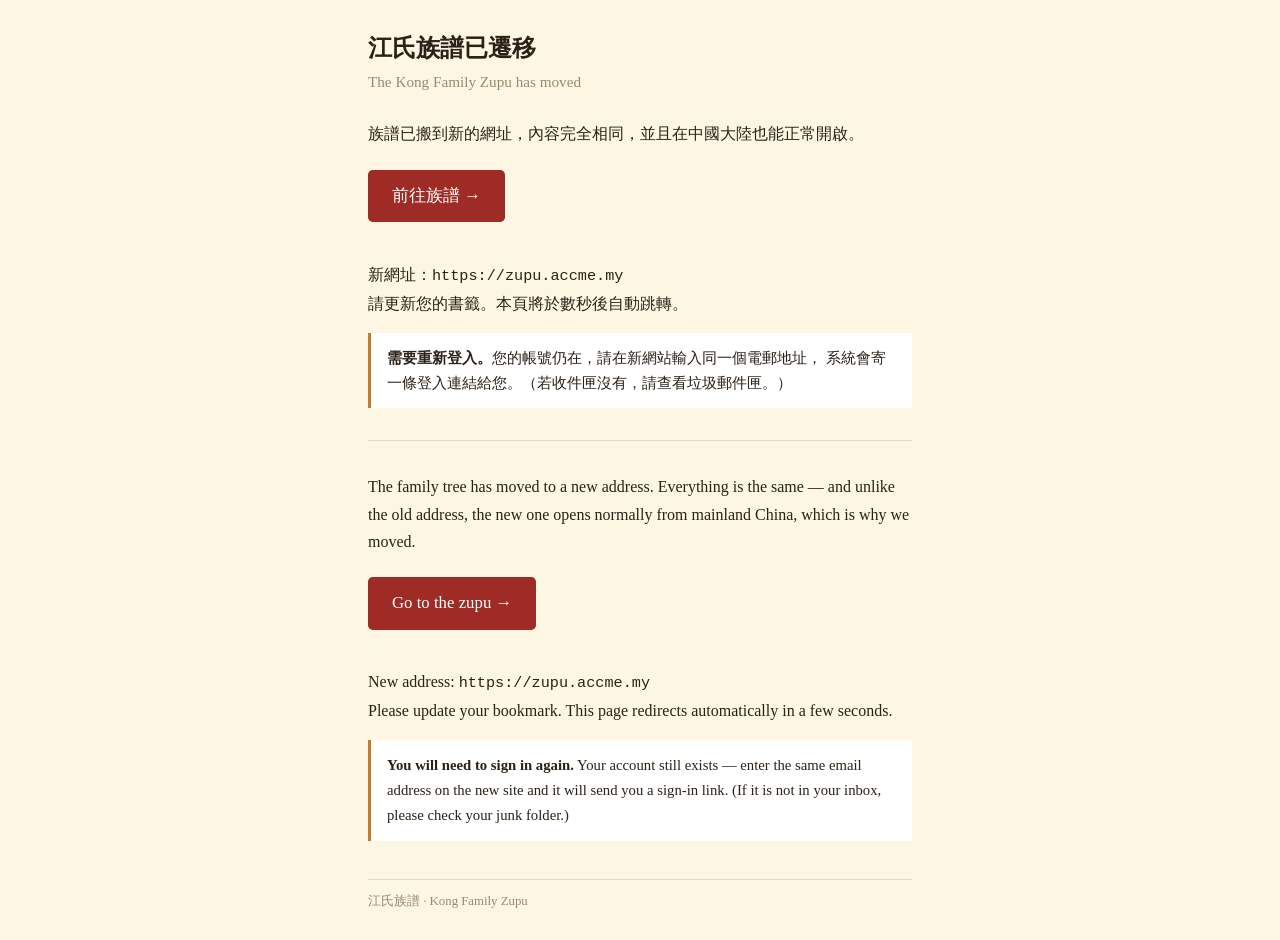
<file: pages-moved.html>
<!doctype html>
<html lang="zh-Hant">
<head>
<meta charset="utf-8">
<meta name="viewport" content="width=device-width, initial-scale=1">
<title>江氏族譜已遷移 · The Kong Family Zupu has moved</title>
<!--
  This file replaces index.html when GitHub Pages publishes the site. It is NOT
  the app: index.html stays the app, because tools/deploy_frontend.sh copies
  that same file to SiteGround. See the "Point the old address at the new one"
  step in .github/workflows/deploy.yml.

  Why the old address stops working rather than staying as a second copy: both
  sites wrote to the same archive from opposite ends, the import runs one way
  only, and nothing merges the two back together. One writable home, or the
  family tree quietly splits in half.
-->
<meta http-equiv="refresh" content="12; url=https://zupu.accme.my/">
<style>
  :root { color-scheme: light; }
  body {
    margin: 0; padding: 2rem 1.25rem;
    font-family: Georgia, "Songti SC", "STSong", serif;
    background: #fdf6e3; color: #2b2117;
    display: flex; justify-content: center;
  }
  main { max-width: 34rem; }
  h1 { font-size: 1.5rem; margin: 0 0 .3rem; font-weight: 600; }
  .sub { color: #9a8a6e; font-size: .95rem; margin: 0 0 1.6rem; }
  p { line-height: 1.7; margin: 0 0 1rem; }
  .go {
    display: inline-block; margin: .4rem 0 1.4rem;
    background: #9e2b25; color: #fff; text-decoration: none;
    padding: .75rem 1.5rem; border-radius: .3rem; font-size: 1.05rem;
  }
  .go:hover { background: #86231e; }
  .addr { font-family: ui-monospace, Menlo, monospace; font-size: .95rem; word-break: break-all; }
  hr { border: none; border-top: 1px solid #e3d9c2; margin: 2rem 0; }
  .note {
    background: #fff; border-left: 3px solid #c47a2c;
    padding: .8rem 1rem; font-size: .92rem; margin: 0 0 1rem;
  }
  footer { color: #9a8a6e; font-size: .8rem; border-top: 1px solid #e3d9c2;
           padding-top: .8rem; margin-top: 2.4rem; }
</style>
</head>
<body>
<main>
  <h1>江氏族譜已遷移</h1>
  <p class="sub">The Kong Family Zupu has moved</p>

  <p>族譜已搬到新的網址，內容完全相同，並且在中國大陸也能正常開啟。</p>
  <p><a class="go" href="https://zupu.accme.my/">前往族譜 →</a></p>
  <p>新網址：<span class="addr">https://zupu.accme.my</span><br>
     請更新您的書籤。本頁將於數秒後自動跳轉。</p>
  <p class="note"><strong>需要重新登入。</strong>您的帳號仍在，請在新網站輸入同一個電郵地址，
     系統會寄一條登入連結給您。（若收件匣沒有，請查看垃圾郵件匣。）</p>

  <hr>

  <p>The family tree has moved to a new address. Everything is the same — and
     unlike the old address, the new one opens normally from mainland China,
     which is why we moved.</p>
  <p><a class="go" href="https://zupu.accme.my/">Go to the zupu →</a></p>
  <p>New address: <span class="addr">https://zupu.accme.my</span><br>
     Please update your bookmark. This page redirects automatically in a few seconds.</p>
  <p class="note"><strong>You will need to sign in again.</strong> Your account still
     exists — enter the same email address on the new site and it will send you a
     sign-in link. (If it is not in your inbox, please check your junk folder.)</p>

  <footer>江氏族譜 · Kong Family Zupu</footer>
</main>
</body>
</html>
</file>
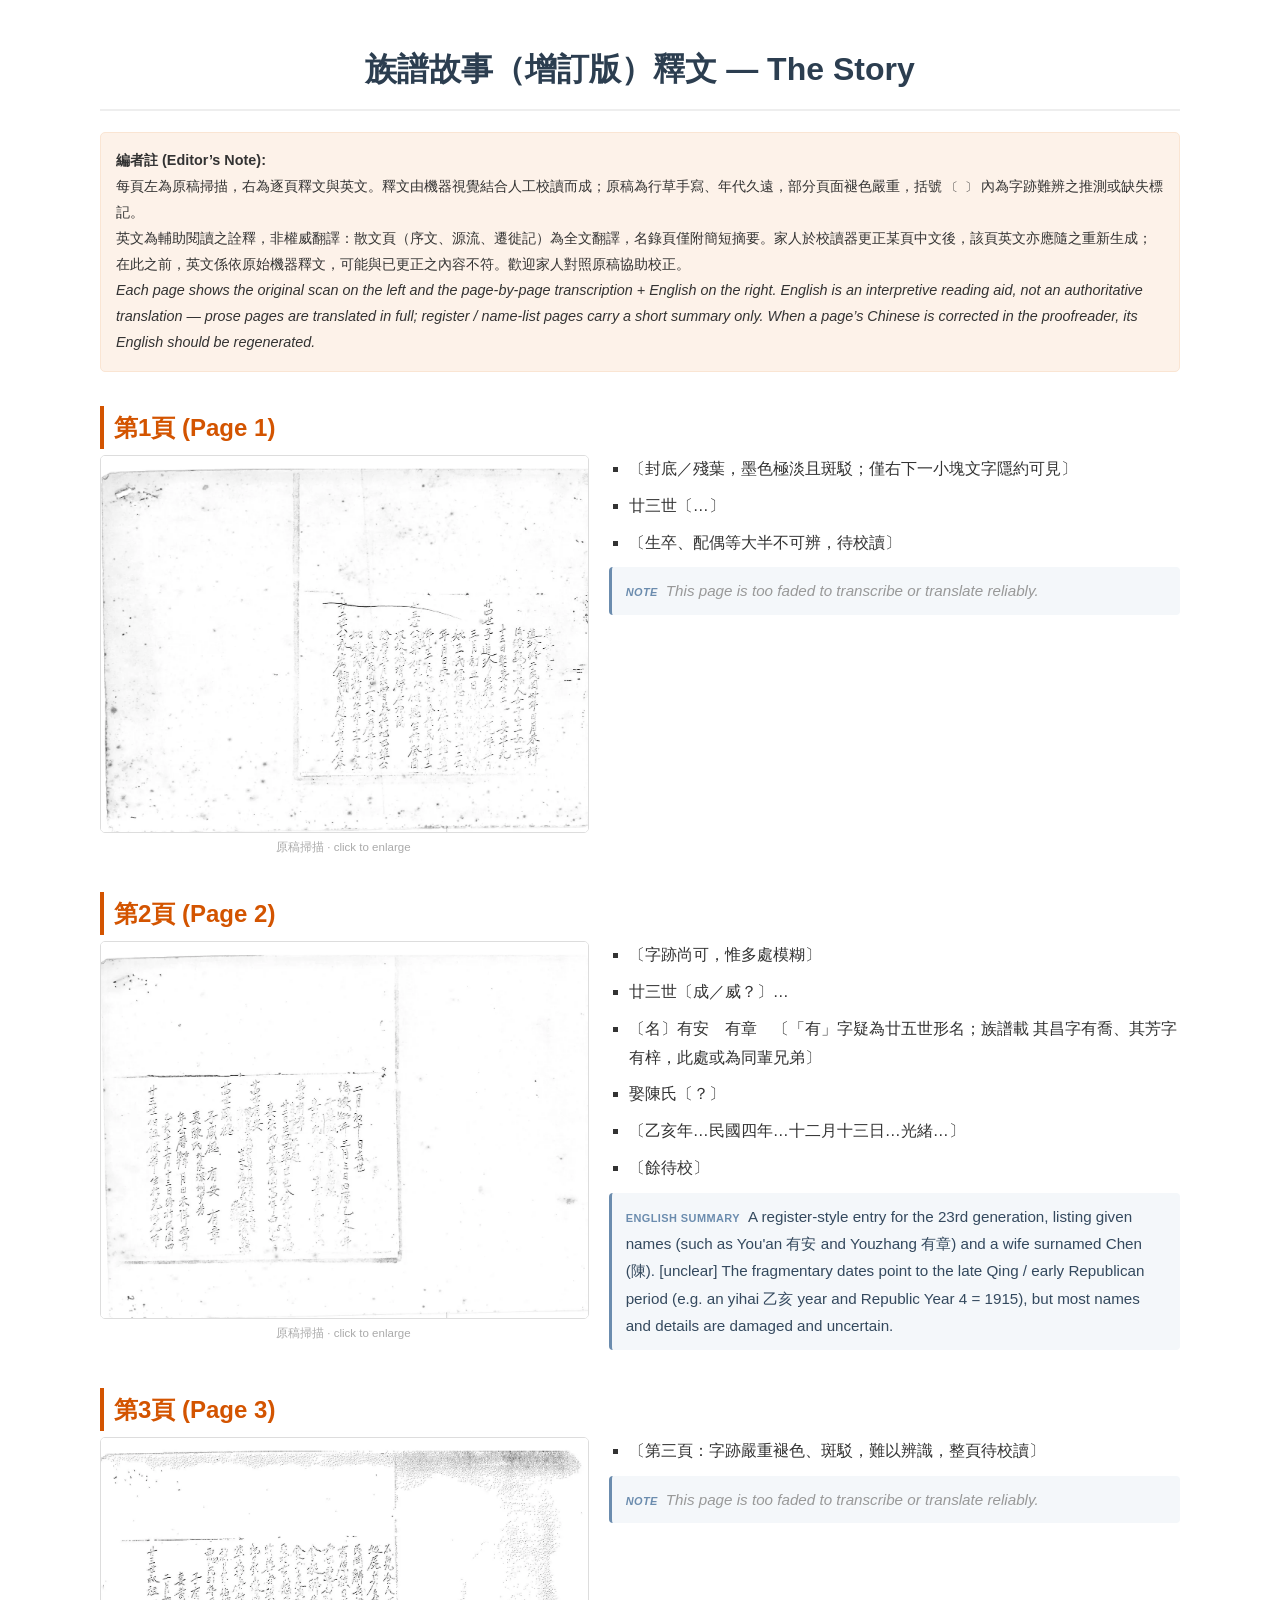
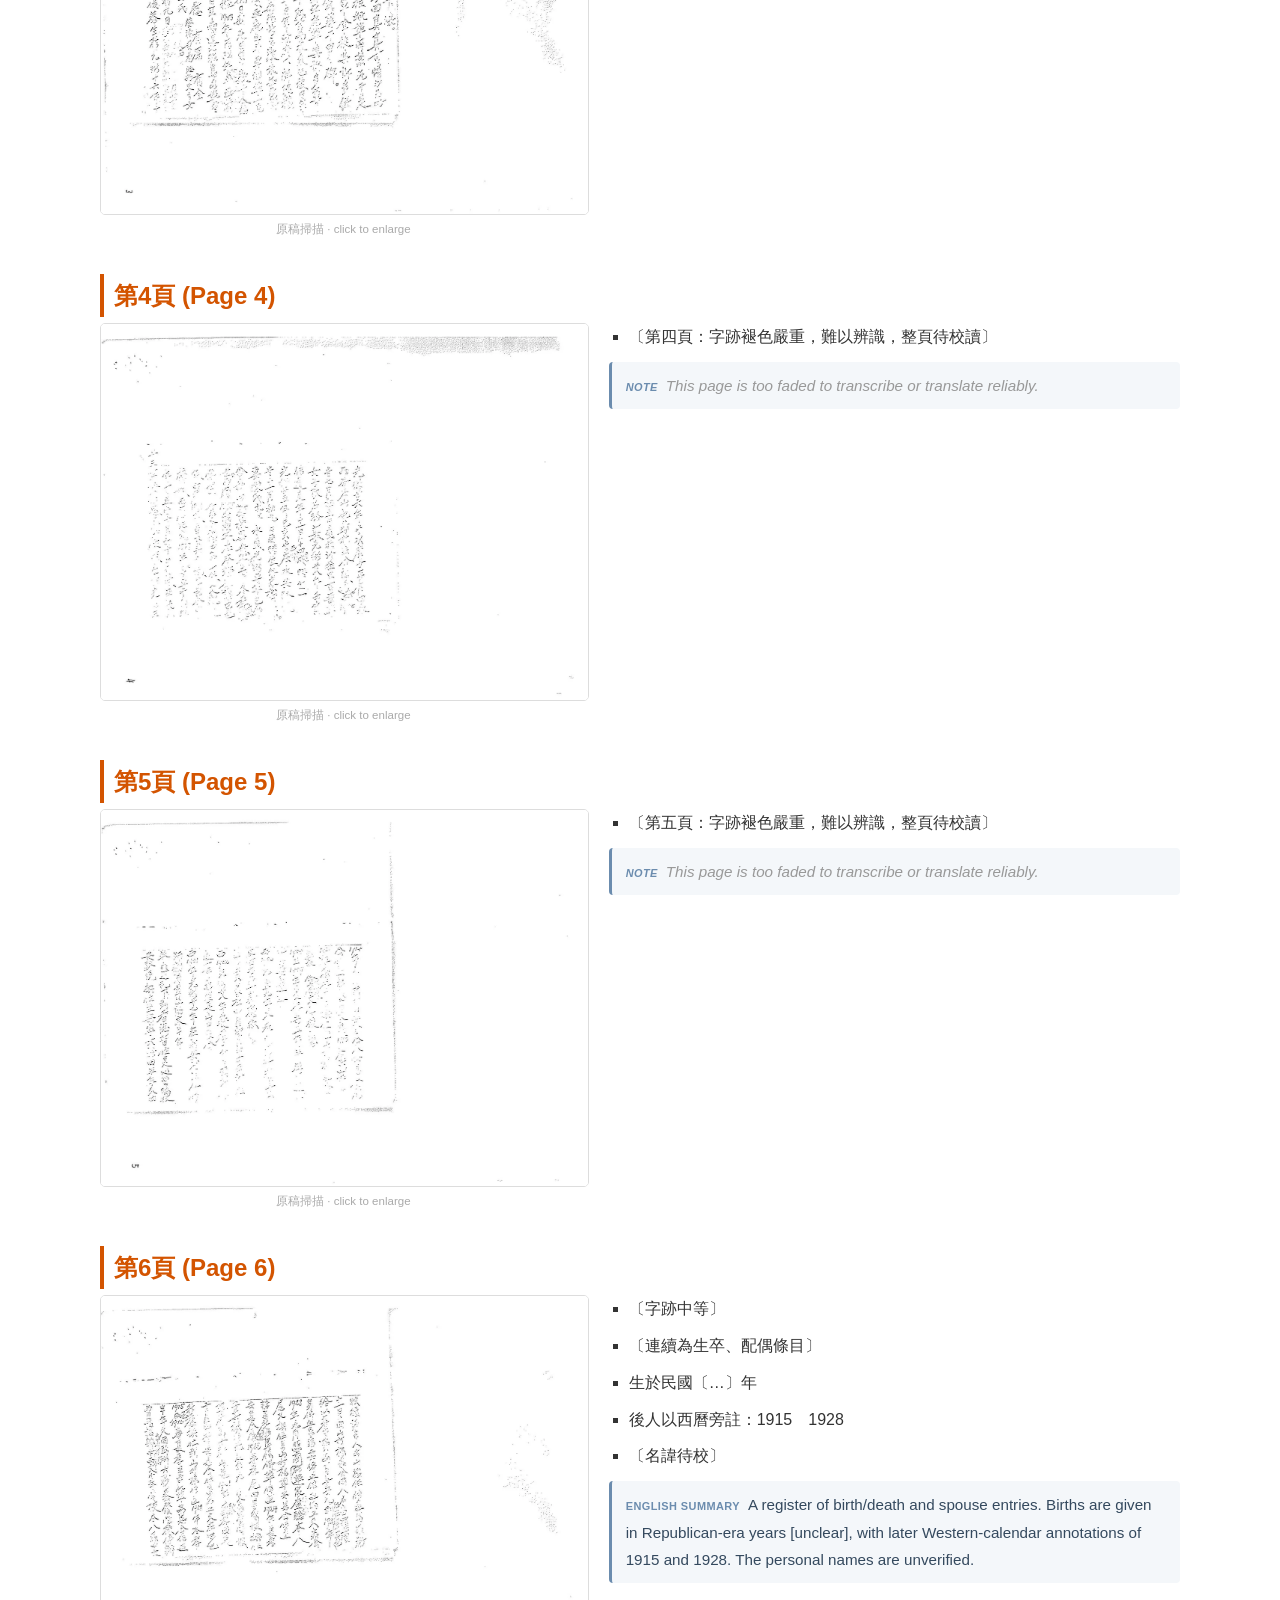
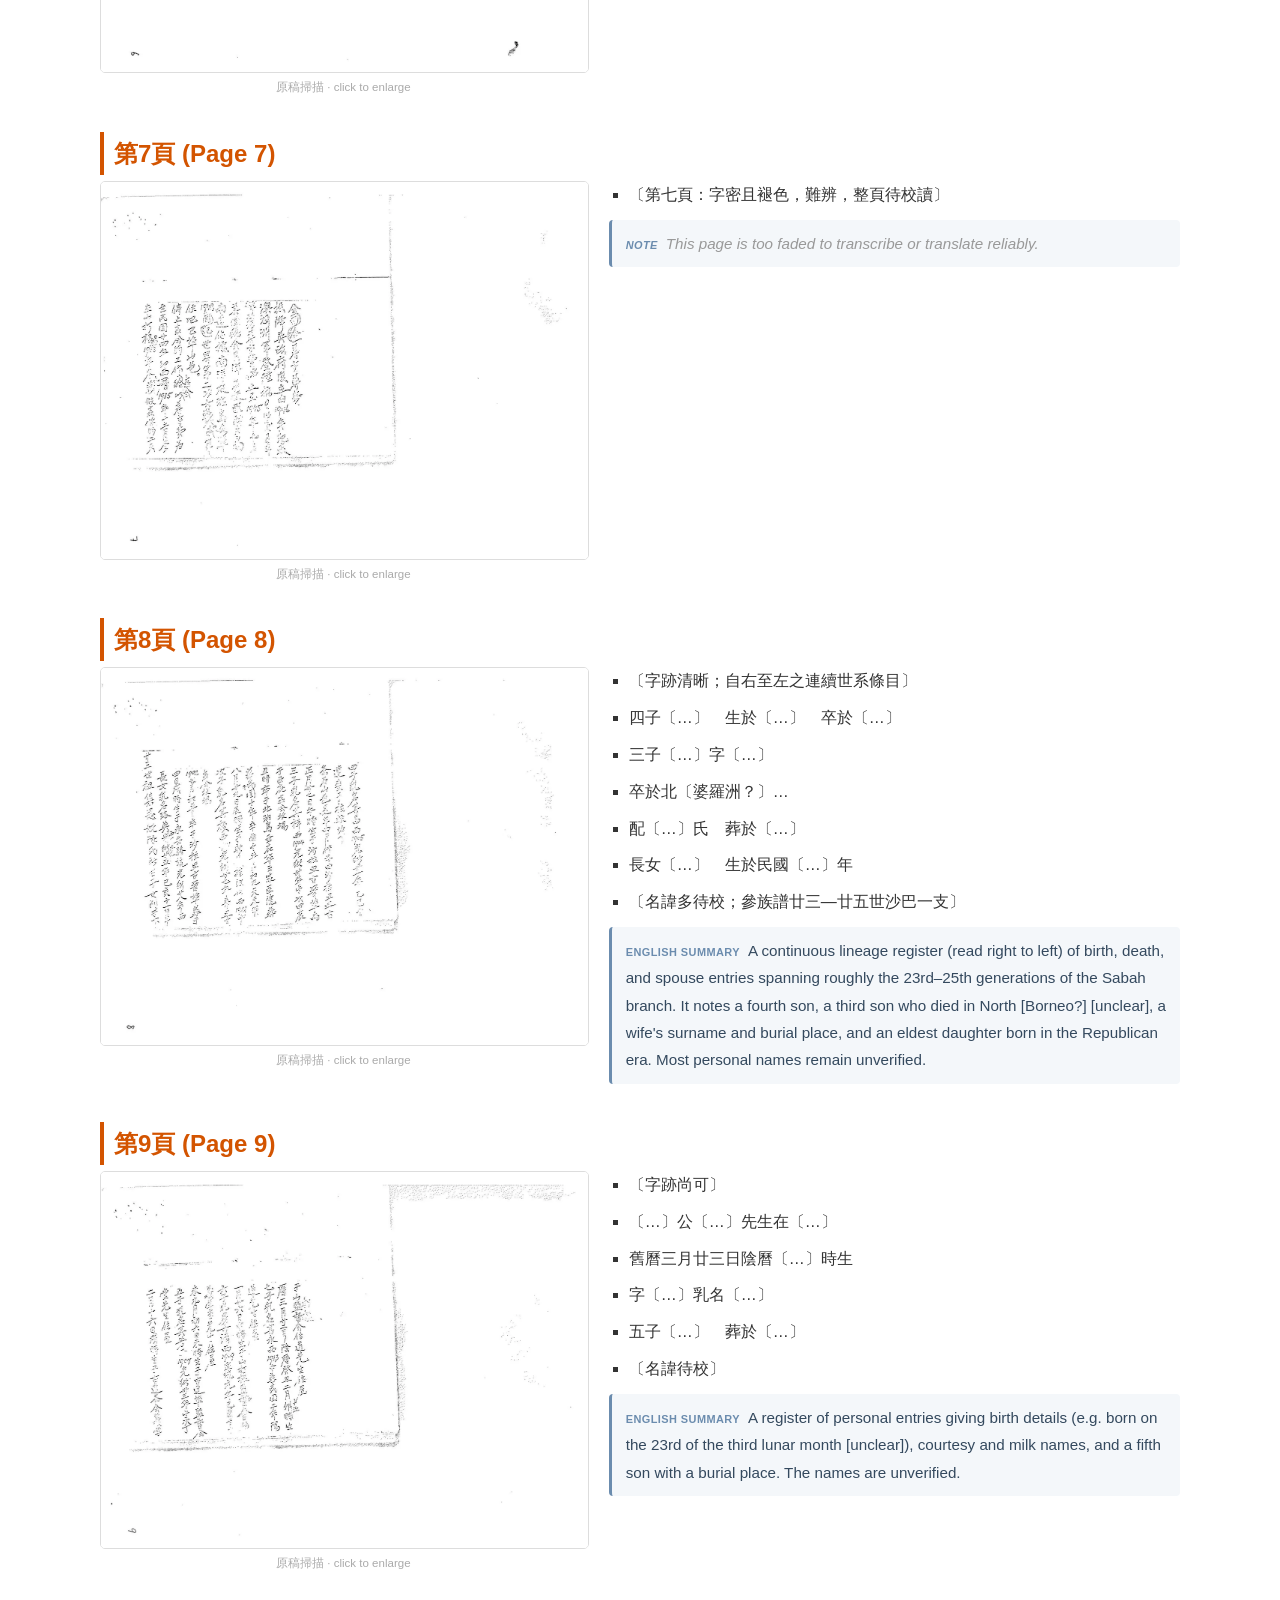
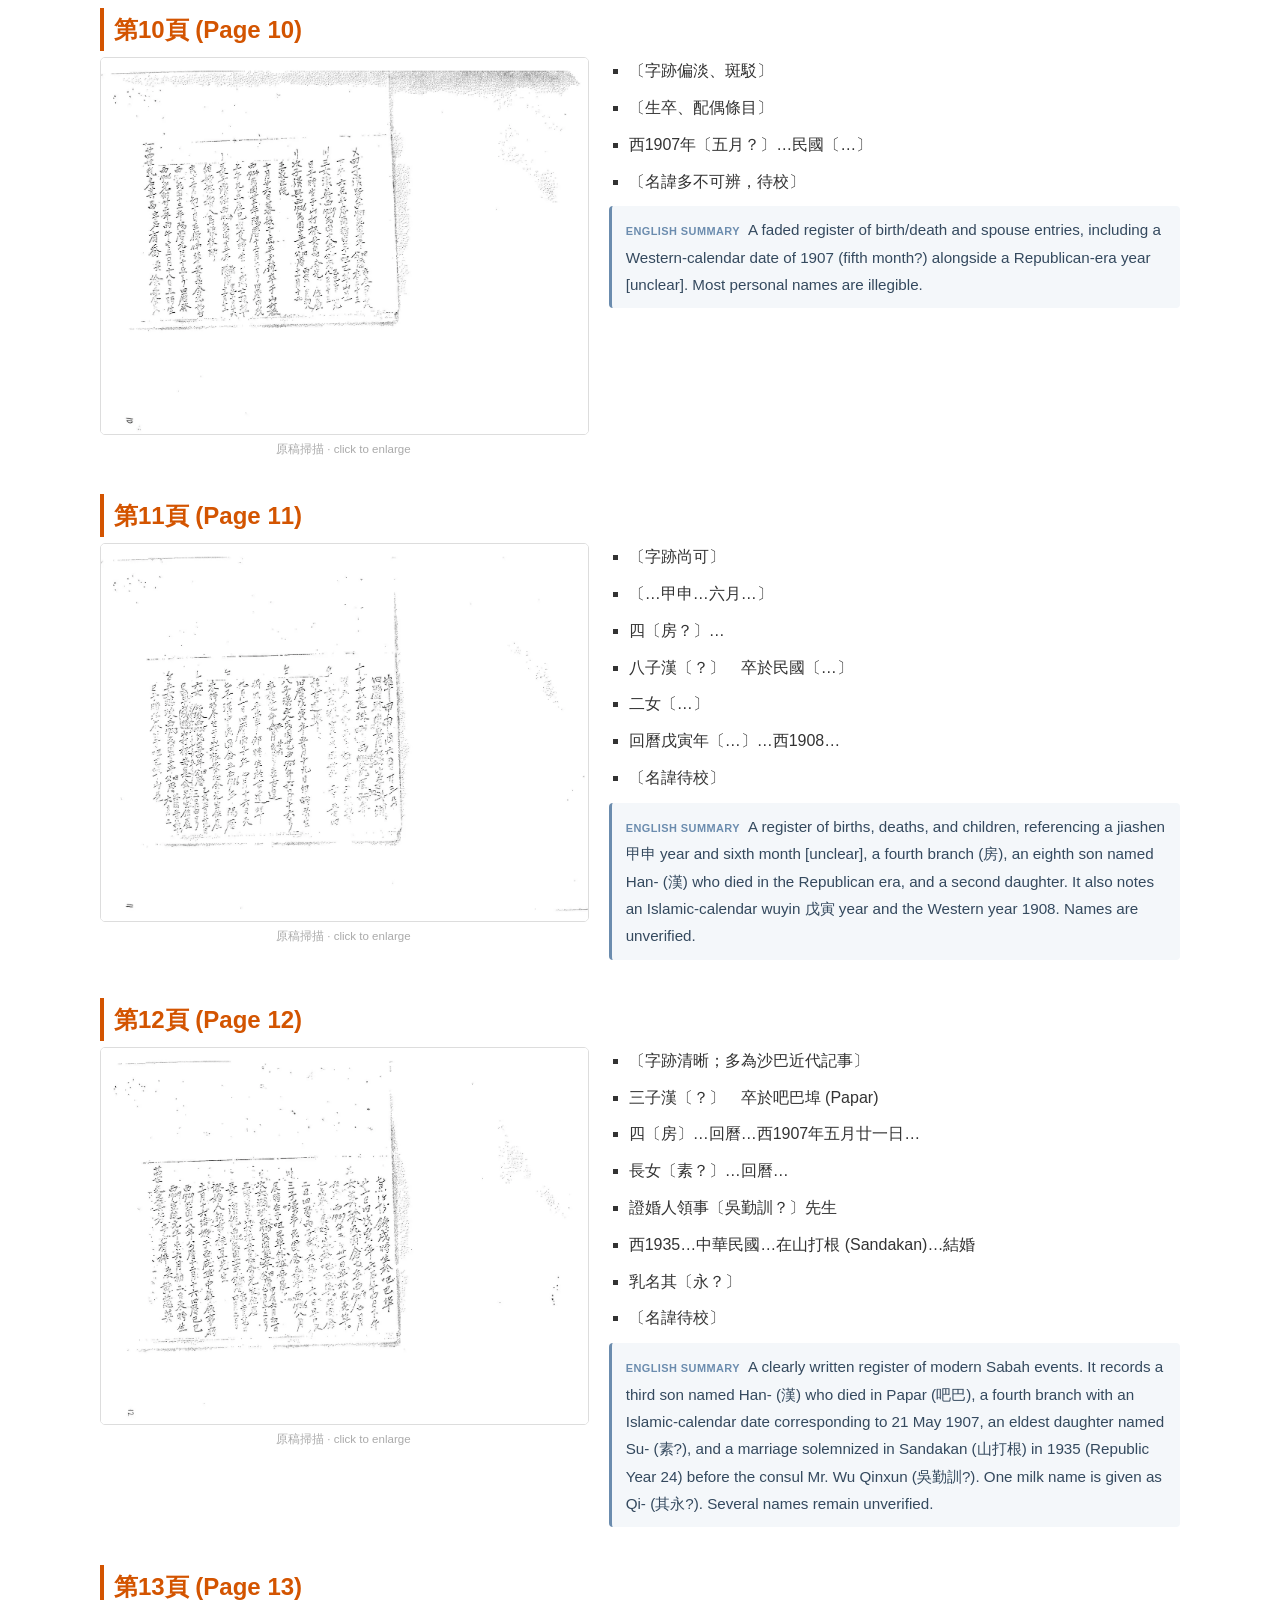
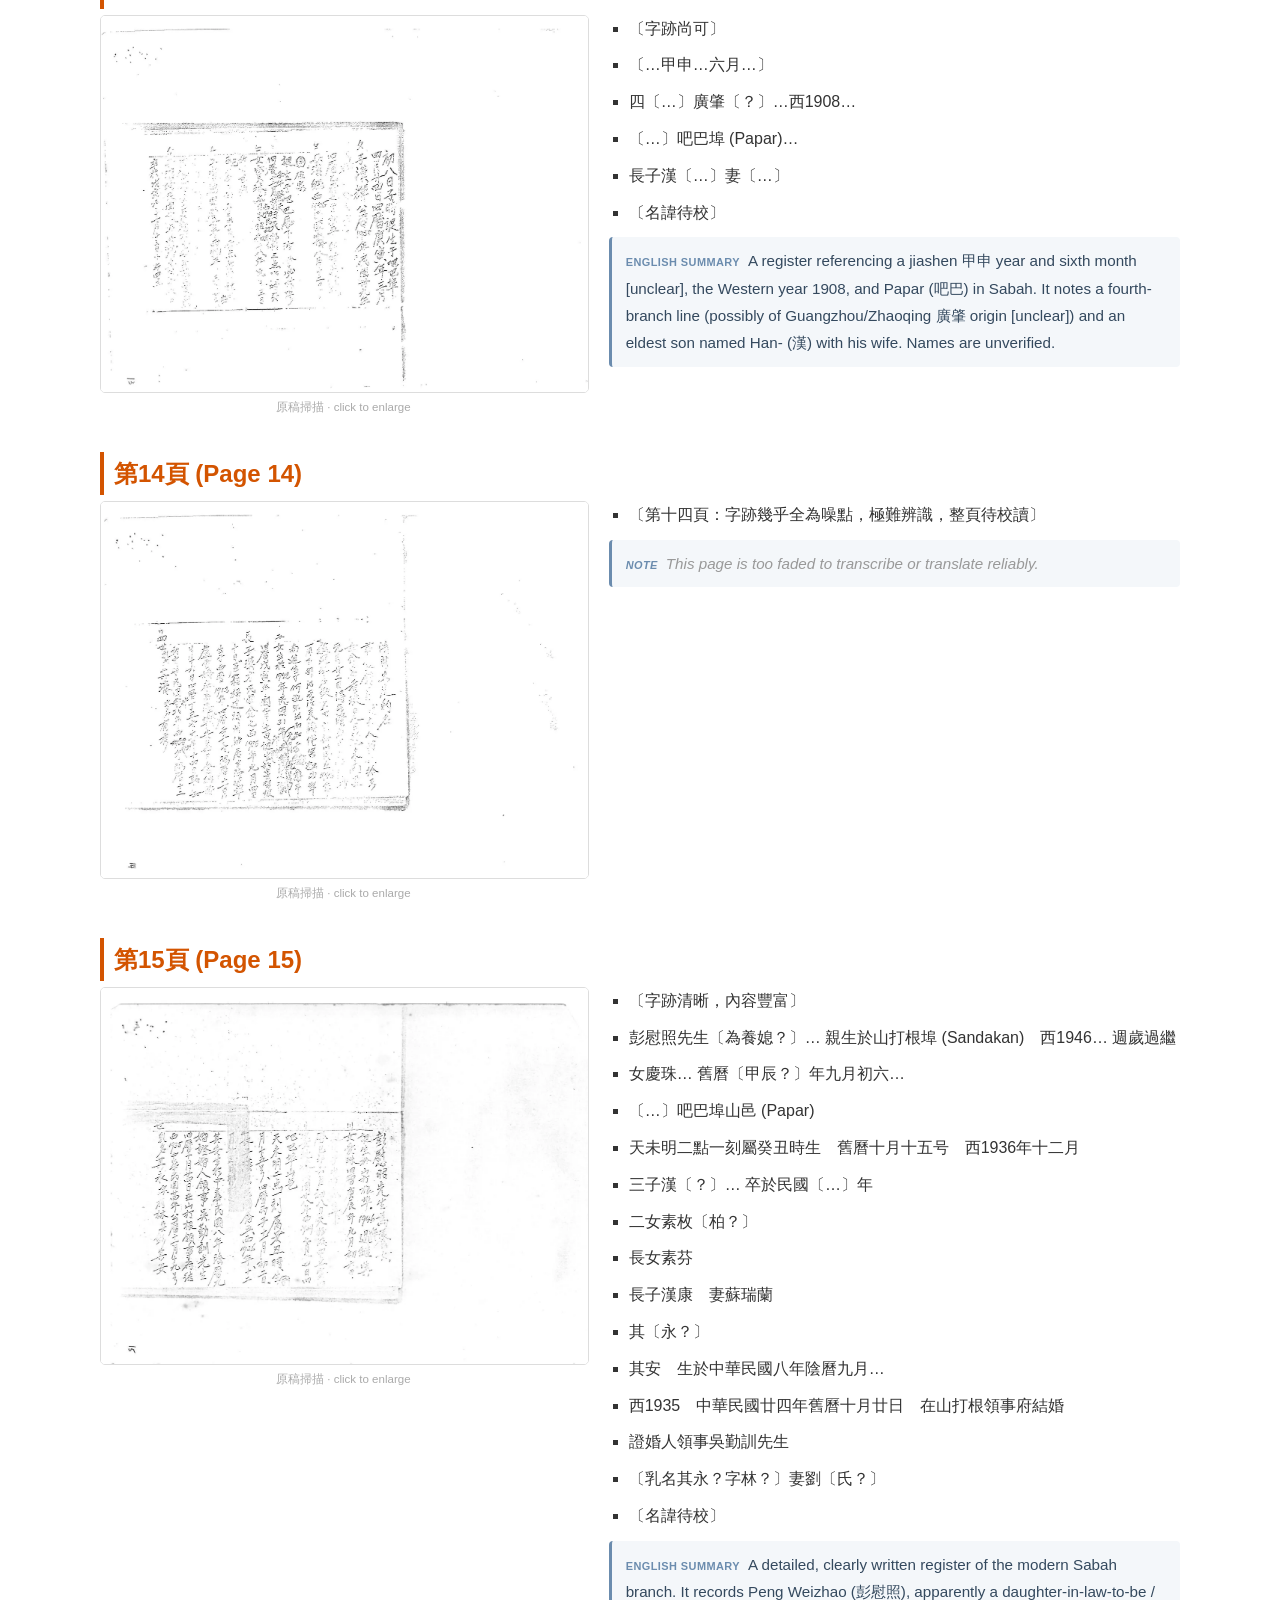
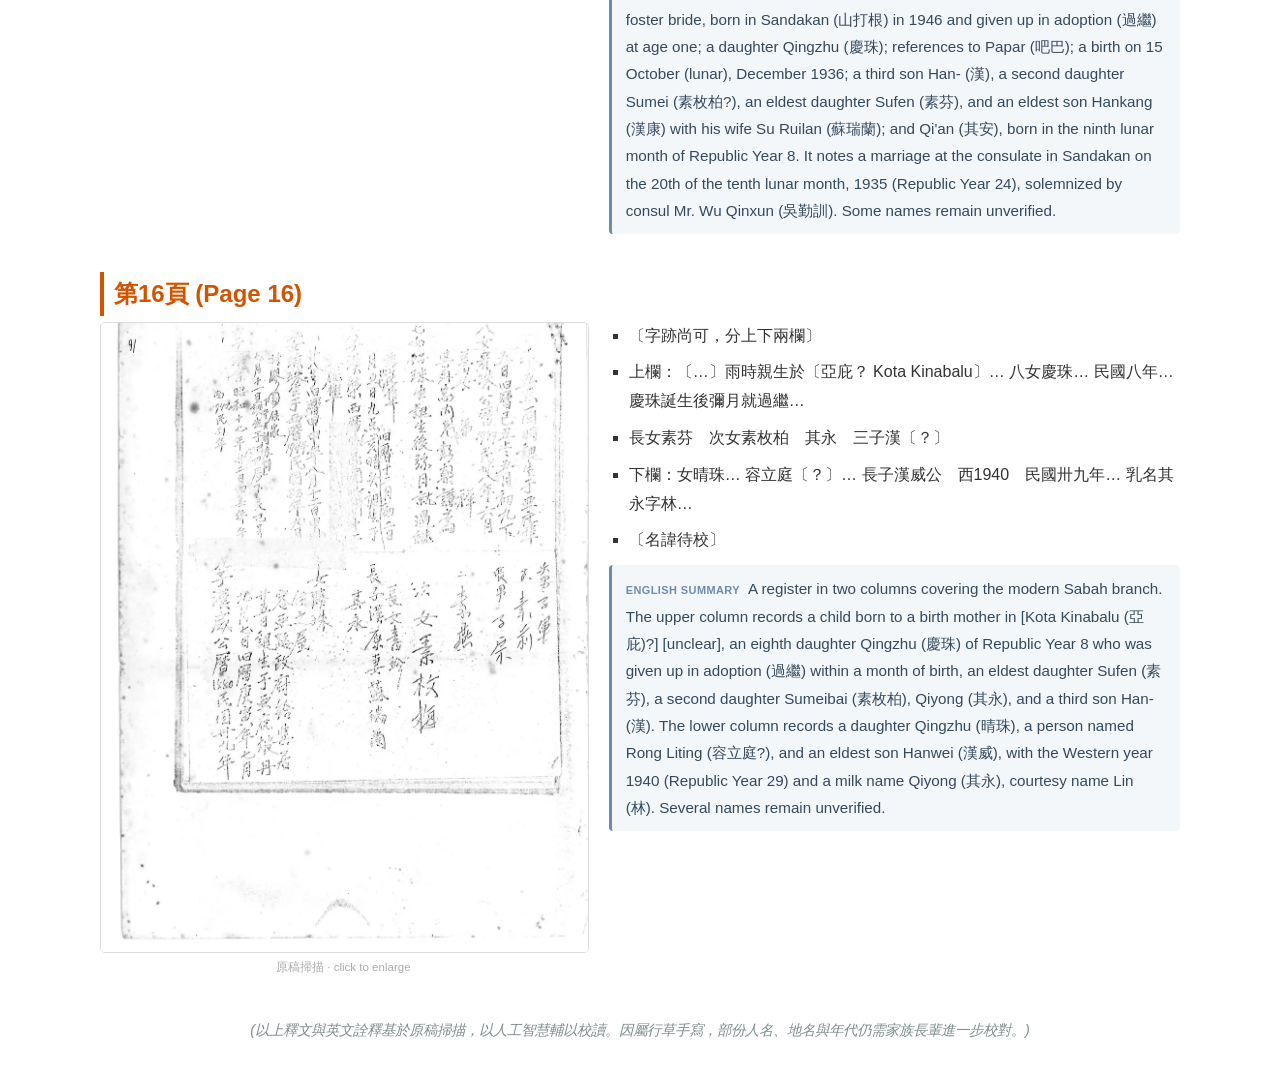
<file: data/Kong_Family_Book_Transcription.html>
<!DOCTYPE html>
<html lang="zh">
<head>
<meta charset="UTF-8">
<meta name="viewport" content="width=device-width, initial-scale=1">
<title>族譜故事（增訂版）釋文 — The Story</title>
<style>
  body { font-family: "PingFang SC", "Heiti SC", sans-serif; line-height: 1.8; padding: 20px; background: #fff; color: #333; max-width: 1080px; margin: 0 auto; }
  h1 { text-align: center; color: #2c3e50; border-bottom: 2px solid #eee; padding-bottom: 10px; }
  h2 { color: #d35400; margin: 34px 0 6px; border-left: 4px solid #d35400; padding-left: 10px; }
  .note { background: #fdf2e9; padding: 15px; border-radius: 5px; font-size: 0.9em; margin-bottom: 20px; border: 1px solid #fae5d3; }
  .cols { display: grid; grid-template-columns: minmax(0, 0.92fr) minmax(0, 1.08fr); gap: 22px; align-items: start; }
  .scan-col { position: sticky; top: 12px; }
  .scan-col img { width: 100%; height: auto; border: 1px solid #ddd; border-radius: 5px; background: #faf8f4; display: block; }
  .scan-col .hint { font-size: 0.72em; color: #aaa; text-align: center; margin-top: 4px; }
  ul { list-style-type: square; padding-left: 20px; margin: 0 0 10px; }
  li { margin-bottom: 8px; white-space: pre-wrap; }
  .en { background: #f4f7fa; border-left: 3px solid #6b8cae; padding: 10px 14px; margin: 6px 0 4px; border-radius: 4px; font-size: 0.95em; color: #34495e; }
  .en-tag { display: inline-block; font-size: 0.72em; letter-spacing: .04em; text-transform: uppercase; color: #6b8cae; font-weight: 600; margin-right: 8px; }
  .en.faded { color: #999; font-style: italic; }
  @media (max-width: 760px) { .cols { grid-template-columns: 1fr; } .scan-col { position: static; } }
</style>
</head>
<body>

<h1>族譜故事（增訂版）釋文 — The Story</h1>

<div class="note">
  <strong>編者註 (Editor’s Note):</strong><br>每頁左為原稿掃描，右為逐頁釋文與英文。釋文由機器視覺結合人工校讀而成；原稿為行草手寫、年代久遠，部分頁面褪色嚴重，括號 <code>〔 〕</code> 內為字跡難辨之推測或缺失標記。<br>英文為輔助閱讀之詮釋，非權威翻譯：散文頁（序文、源流、遷徙記）為全文翻譯，名錄頁僅附簡短摘要。家人於校讀器更正某頁中文後，該頁英文亦應隨之重新生成；在此之前，英文係依原始機器釋文，可能與已更正之內容不符。歡迎家人對照原稿協助校正。<br><em>Each page shows the original scan on the left and the page-by-page transcription + English on the right. English is an interpretive reading aid, not an authoritative translation — prose pages are translated in full; register / name-list pages carry a short summary only. When a page’s Chinese is corrected in the proofreader, its English should be regenerated.</em>
</div>

<section class="page">
  <h2>第1頁 (Page 1)</h2>
  <div class="cols">
    <div class="scan-col">
      <a href="scans/story/p01.webp" target="_blank" rel="noopener"><img loading="lazy" src="scans/story/p01.webp" alt="原稿 第1頁 scan"></a>
      <div class="hint">原稿掃描 · click to enlarge</div>
    </div>
    <div class="text-col">
      <ul>
      <li>〔封底／殘葉，墨色極淡且斑駁；僅右下一小塊文字隱約可見〕</li>
      <li>廿三世〔…〕</li>
      <li>〔生卒、配偶等大半不可辨，待校讀〕</li>
      </ul>
      <div class="en faded"><span class="en-tag">Note</span>This page is too faded to transcribe or translate reliably.</div>
    </div>
  </div>
</section>

<section class="page">
  <h2>第2頁 (Page 2)</h2>
  <div class="cols">
    <div class="scan-col">
      <a href="scans/story/p02.webp" target="_blank" rel="noopener"><img loading="lazy" src="scans/story/p02.webp" alt="原稿 第2頁 scan"></a>
      <div class="hint">原稿掃描 · click to enlarge</div>
    </div>
    <div class="text-col">
      <ul>
      <li>〔字跡尚可，惟多處模糊〕</li>
      <li>廿三世〔成／威？〕…</li>
      <li>〔名〕有安　有章　〔「有」字疑為廿五世形名；族譜載 其昌字有喬、其芳字有梓，此處或為同輩兄弟〕</li>
      <li>娶陳氏〔？〕</li>
      <li>〔乙亥年…民國四年…十二月十三日…光緒…〕</li>
      <li>〔餘待校〕</li>
      </ul>
      <div class="en"><span class="en-tag">English summary</span>A register-style entry for the 23rd generation, listing given names (such as You'an 有安 and Youzhang 有章) and a wife surnamed Chen (陳). [unclear] The fragmentary dates point to the late Qing / early Republican period (e.g. an yihai 乙亥 year and Republic Year 4 = 1915), but most names and details are damaged and uncertain.</div>
    </div>
  </div>
</section>

<section class="page">
  <h2>第3頁 (Page 3)</h2>
  <div class="cols">
    <div class="scan-col">
      <a href="scans/story/p03.webp" target="_blank" rel="noopener"><img loading="lazy" src="scans/story/p03.webp" alt="原稿 第3頁 scan"></a>
      <div class="hint">原稿掃描 · click to enlarge</div>
    </div>
    <div class="text-col">
      <ul>
      <li>〔第三頁：字跡嚴重褪色、斑駁，難以辨識，整頁待校讀〕</li>
      </ul>
      <div class="en faded"><span class="en-tag">Note</span>This page is too faded to transcribe or translate reliably.</div>
    </div>
  </div>
</section>

<section class="page">
  <h2>第4頁 (Page 4)</h2>
  <div class="cols">
    <div class="scan-col">
      <a href="scans/story/p04.webp" target="_blank" rel="noopener"><img loading="lazy" src="scans/story/p04.webp" alt="原稿 第4頁 scan"></a>
      <div class="hint">原稿掃描 · click to enlarge</div>
    </div>
    <div class="text-col">
      <ul>
      <li>〔第四頁：字跡褪色嚴重，難以辨識，整頁待校讀〕</li>
      </ul>
      <div class="en faded"><span class="en-tag">Note</span>This page is too faded to transcribe or translate reliably.</div>
    </div>
  </div>
</section>

<section class="page">
  <h2>第5頁 (Page 5)</h2>
  <div class="cols">
    <div class="scan-col">
      <a href="scans/story/p05.webp" target="_blank" rel="noopener"><img loading="lazy" src="scans/story/p05.webp" alt="原稿 第5頁 scan"></a>
      <div class="hint">原稿掃描 · click to enlarge</div>
    </div>
    <div class="text-col">
      <ul>
      <li>〔第五頁：字跡褪色嚴重，難以辨識，整頁待校讀〕</li>
      </ul>
      <div class="en faded"><span class="en-tag">Note</span>This page is too faded to transcribe or translate reliably.</div>
    </div>
  </div>
</section>

<section class="page">
  <h2>第6頁 (Page 6)</h2>
  <div class="cols">
    <div class="scan-col">
      <a href="scans/story/p06.webp" target="_blank" rel="noopener"><img loading="lazy" src="scans/story/p06.webp" alt="原稿 第6頁 scan"></a>
      <div class="hint">原稿掃描 · click to enlarge</div>
    </div>
    <div class="text-col">
      <ul>
      <li>〔字跡中等〕</li>
      <li>〔連續為生卒、配偶條目〕</li>
      <li>生於民國〔…〕年</li>
      <li>後人以西曆旁註：1915　1928</li>
      <li>〔名諱待校〕</li>
      </ul>
      <div class="en"><span class="en-tag">English summary</span>A register of birth/death and spouse entries. Births are given in Republican-era years [unclear], with later Western-calendar annotations of 1915 and 1928. The personal names are unverified.</div>
    </div>
  </div>
</section>

<section class="page">
  <h2>第7頁 (Page 7)</h2>
  <div class="cols">
    <div class="scan-col">
      <a href="scans/story/p07.webp" target="_blank" rel="noopener"><img loading="lazy" src="scans/story/p07.webp" alt="原稿 第7頁 scan"></a>
      <div class="hint">原稿掃描 · click to enlarge</div>
    </div>
    <div class="text-col">
      <ul>
      <li>〔第七頁：字密且褪色，難辨，整頁待校讀〕</li>
      </ul>
      <div class="en faded"><span class="en-tag">Note</span>This page is too faded to transcribe or translate reliably.</div>
    </div>
  </div>
</section>

<section class="page">
  <h2>第8頁 (Page 8)</h2>
  <div class="cols">
    <div class="scan-col">
      <a href="scans/story/p08.webp" target="_blank" rel="noopener"><img loading="lazy" src="scans/story/p08.webp" alt="原稿 第8頁 scan"></a>
      <div class="hint">原稿掃描 · click to enlarge</div>
    </div>
    <div class="text-col">
      <ul>
      <li>〔字跡清晰；自右至左之連續世系條目〕</li>
      <li>四子〔…〕　生於〔…〕　卒於〔…〕</li>
      <li>三子〔…〕字〔…〕</li>
      <li>卒於北〔婆羅洲？〕…</li>
      <li>配〔…〕氏　葬於〔…〕</li>
      <li>長女〔…〕　生於民國〔…〕年</li>
      <li>〔名諱多待校；參族譜廿三—廿五世沙巴一支〕</li>
      </ul>
      <div class="en"><span class="en-tag">English summary</span>A continuous lineage register (read right to left) of birth, death, and spouse entries spanning roughly the 23rd–25th generations of the Sabah branch. It notes a fourth son, a third son who died in North [Borneo?] [unclear], a wife's surname and burial place, and an eldest daughter born in the Republican era. Most personal names remain unverified.</div>
    </div>
  </div>
</section>

<section class="page">
  <h2>第9頁 (Page 9)</h2>
  <div class="cols">
    <div class="scan-col">
      <a href="scans/story/p09.webp" target="_blank" rel="noopener"><img loading="lazy" src="scans/story/p09.webp" alt="原稿 第9頁 scan"></a>
      <div class="hint">原稿掃描 · click to enlarge</div>
    </div>
    <div class="text-col">
      <ul>
      <li>〔字跡尚可〕</li>
      <li>〔…〕公〔…〕先生在〔…〕</li>
      <li>舊曆三月廿三日陰曆〔…〕時生</li>
      <li>字〔…〕乳名〔…〕</li>
      <li>五子〔…〕　葬於〔…〕</li>
      <li>〔名諱待校〕</li>
      </ul>
      <div class="en"><span class="en-tag">English summary</span>A register of personal entries giving birth details (e.g. born on the 23rd of the third lunar month [unclear]), courtesy and milk names, and a fifth son with a burial place. The names are unverified.</div>
    </div>
  </div>
</section>

<section class="page">
  <h2>第10頁 (Page 10)</h2>
  <div class="cols">
    <div class="scan-col">
      <a href="scans/story/p10.webp" target="_blank" rel="noopener"><img loading="lazy" src="scans/story/p10.webp" alt="原稿 第10頁 scan"></a>
      <div class="hint">原稿掃描 · click to enlarge</div>
    </div>
    <div class="text-col">
      <ul>
      <li>〔字跡偏淡、斑駁〕</li>
      <li>〔生卒、配偶條目〕</li>
      <li>西1907年〔五月？〕…民國〔…〕</li>
      <li>〔名諱多不可辨，待校〕</li>
      </ul>
      <div class="en"><span class="en-tag">English summary</span>A faded register of birth/death and spouse entries, including a Western-calendar date of 1907 (fifth month?) alongside a Republican-era year [unclear]. Most personal names are illegible.</div>
    </div>
  </div>
</section>

<section class="page">
  <h2>第11頁 (Page 11)</h2>
  <div class="cols">
    <div class="scan-col">
      <a href="scans/story/p11.webp" target="_blank" rel="noopener"><img loading="lazy" src="scans/story/p11.webp" alt="原稿 第11頁 scan"></a>
      <div class="hint">原稿掃描 · click to enlarge</div>
    </div>
    <div class="text-col">
      <ul>
      <li>〔字跡尚可〕</li>
      <li>〔…甲申…六月…〕</li>
      <li>四〔房？〕…</li>
      <li>八子漢〔？〕　卒於民國〔…〕</li>
      <li>二女〔…〕</li>
      <li>回曆戊寅年〔…〕…西1908…</li>
      <li>〔名諱待校〕</li>
      </ul>
      <div class="en"><span class="en-tag">English summary</span>A register of births, deaths, and children, referencing a jiashen 甲申 year and sixth month [unclear], a fourth branch (房), an eighth son named Han- (漢) who died in the Republican era, and a second daughter. It also notes an Islamic-calendar wuyin 戊寅 year and the Western year 1908. Names are unverified.</div>
    </div>
  </div>
</section>

<section class="page">
  <h2>第12頁 (Page 12)</h2>
  <div class="cols">
    <div class="scan-col">
      <a href="scans/story/p12.webp" target="_blank" rel="noopener"><img loading="lazy" src="scans/story/p12.webp" alt="原稿 第12頁 scan"></a>
      <div class="hint">原稿掃描 · click to enlarge</div>
    </div>
    <div class="text-col">
      <ul>
      <li>〔字跡清晰；多為沙巴近代記事〕</li>
      <li>三子漢〔？〕　卒於吧巴埠 (Papar)</li>
      <li>四〔房〕…回曆…西1907年五月廿一日…</li>
      <li>長女〔素？〕…回曆…</li>
      <li>證婚人領事〔吳勤訓？〕先生</li>
      <li>西1935…中華民國…在山打根 (Sandakan)…結婚</li>
      <li>乳名其〔永？〕</li>
      <li>〔名諱待校〕</li>
      </ul>
      <div class="en"><span class="en-tag">English summary</span>A clearly written register of modern Sabah events. It records a third son named Han- (漢) who died in Papar (吧巴), a fourth branch with an Islamic-calendar date corresponding to 21 May 1907, an eldest daughter named Su- (素?), and a marriage solemnized in Sandakan (山打根) in 1935 (Republic Year 24) before the consul Mr. Wu Qinxun (吳勤訓?). One milk name is given as Qi- (其永?). Several names remain unverified.</div>
    </div>
  </div>
</section>

<section class="page">
  <h2>第13頁 (Page 13)</h2>
  <div class="cols">
    <div class="scan-col">
      <a href="scans/story/p13.webp" target="_blank" rel="noopener"><img loading="lazy" src="scans/story/p13.webp" alt="原稿 第13頁 scan"></a>
      <div class="hint">原稿掃描 · click to enlarge</div>
    </div>
    <div class="text-col">
      <ul>
      <li>〔字跡尚可〕</li>
      <li>〔…甲申…六月…〕</li>
      <li>四〔…〕廣肇〔？〕…西1908…</li>
      <li>〔…〕吧巴埠 (Papar)…</li>
      <li>長子漢〔…〕妻〔…〕</li>
      <li>〔名諱待校〕</li>
      </ul>
      <div class="en"><span class="en-tag">English summary</span>A register referencing a jiashen 甲申 year and sixth month [unclear], the Western year 1908, and Papar (吧巴) in Sabah. It notes a fourth-branch line (possibly of Guangzhou/Zhaoqing 廣肇 origin [unclear]) and an eldest son named Han- (漢) with his wife. Names are unverified.</div>
    </div>
  </div>
</section>

<section class="page">
  <h2>第14頁 (Page 14)</h2>
  <div class="cols">
    <div class="scan-col">
      <a href="scans/story/p14.webp" target="_blank" rel="noopener"><img loading="lazy" src="scans/story/p14.webp" alt="原稿 第14頁 scan"></a>
      <div class="hint">原稿掃描 · click to enlarge</div>
    </div>
    <div class="text-col">
      <ul>
      <li>〔第十四頁：字跡幾乎全為噪點，極難辨識，整頁待校讀〕</li>
      </ul>
      <div class="en faded"><span class="en-tag">Note</span>This page is too faded to transcribe or translate reliably.</div>
    </div>
  </div>
</section>

<section class="page">
  <h2>第15頁 (Page 15)</h2>
  <div class="cols">
    <div class="scan-col">
      <a href="scans/story/p15.webp" target="_blank" rel="noopener"><img loading="lazy" src="scans/story/p15.webp" alt="原稿 第15頁 scan"></a>
      <div class="hint">原稿掃描 · click to enlarge</div>
    </div>
    <div class="text-col">
      <ul>
      <li>〔字跡清晰，內容豐富〕</li>
      <li>彭慰照先生〔為養媳？〕… 親生於山打根埠 (Sandakan)　西1946… 週歲過繼</li>
      <li>女慶珠… 舊曆〔甲辰？〕年九月初六…</li>
      <li>〔…〕吧巴埠山邑 (Papar)</li>
      <li>天未明二點一刻屬癸丑時生　舊曆十月十五号　西1936年十二月</li>
      <li>三子漢〔？〕… 卒於民國〔…〕年</li>
      <li>二女素枚〔柏？〕</li>
      <li>長女素芬</li>
      <li>長子漢康　妻蘇瑞蘭</li>
      <li>其〔永？〕</li>
      <li>其安　生於中華民國八年陰曆九月…</li>
      <li>西1935　中華民國廿四年舊曆十月廿日　在山打根領事府結婚</li>
      <li>證婚人領事吳勤訓先生</li>
      <li>〔乳名其永？字林？〕妻劉〔氏？〕</li>
      <li>〔名諱待校〕</li>
      </ul>
      <div class="en"><span class="en-tag">English summary</span>A detailed, clearly written register of the modern Sabah branch. It records Peng Weizhao (彭慰照), apparently a daughter-in-law-to-be / foster bride, born in Sandakan (山打根) in 1946 and given up in adoption (過繼) at age one; a daughter Qingzhu (慶珠); references to Papar (吧巴); a birth on 15 October (lunar), December 1936; a third son Han- (漢), a second daughter Sumei (素枚柏?), an eldest daughter Sufen (素芬), and an eldest son Hankang (漢康) with his wife Su Ruilan (蘇瑞蘭); and Qi'an (其安), born in the ninth lunar month of Republic Year 8. It notes a marriage at the consulate in Sandakan on the 20th of the tenth lunar month, 1935 (Republic Year 24), solemnized by consul Mr. Wu Qinxun (吳勤訓). Some names remain unverified.</div>
    </div>
  </div>
</section>

<section class="page">
  <h2>第16頁 (Page 16)</h2>
  <div class="cols">
    <div class="scan-col">
      <a href="scans/story/p16.webp" target="_blank" rel="noopener"><img loading="lazy" src="scans/story/p16.webp" alt="原稿 第16頁 scan"></a>
      <div class="hint">原稿掃描 · click to enlarge</div>
    </div>
    <div class="text-col">
      <ul>
      <li>〔字跡尚可，分上下兩欄〕</li>
      <li>上欄：〔…〕雨時親生於〔亞庇？ Kota Kinabalu〕… 八女慶珠… 民國八年… 慶珠誕生後彌月就過繼…</li>
      <li>長女素芬　次女素枚柏　其永　三子漢〔？〕</li>
      <li>下欄：女晴珠… 容立庭〔？〕… 長子漢威公　西1940　民國卅九年… 乳名其永字林…</li>
      <li>〔名諱待校〕</li>
      </ul>
      <div class="en"><span class="en-tag">English summary</span>A register in two columns covering the modern Sabah branch. The upper column records a child born to a birth mother in [Kota Kinabalu (亞庇)?] [unclear], an eighth daughter Qingzhu (慶珠) of Republic Year 8 who was given up in adoption (過繼) within a month of birth, an eldest daughter Sufen (素芬), a second daughter Sumeibai (素枚柏), Qiyong (其永), and a third son Han- (漢). The lower column records a daughter Qingzhu (晴珠), a person named Rong Liting (容立庭?), and an eldest son Hanwei (漢威), with the Western year 1940 (Republic Year 29) and a milk name Qiyong (其永), courtesy name Lin (林). Several names remain unverified.</div>
    </div>
  </div>
</section>

<p style="margin-top: 40px; color: #7f8c8d; font-size: 0.9em; text-align: center;">
  <em>(以上釋文與英文詮釋基於原稿掃描，以人工智慧輔以校讀。因屬行草手寫，部份人名、地名與年代仍需家族長輩進一步校對。)</em>
</p>

</body>
</html>
</file>
